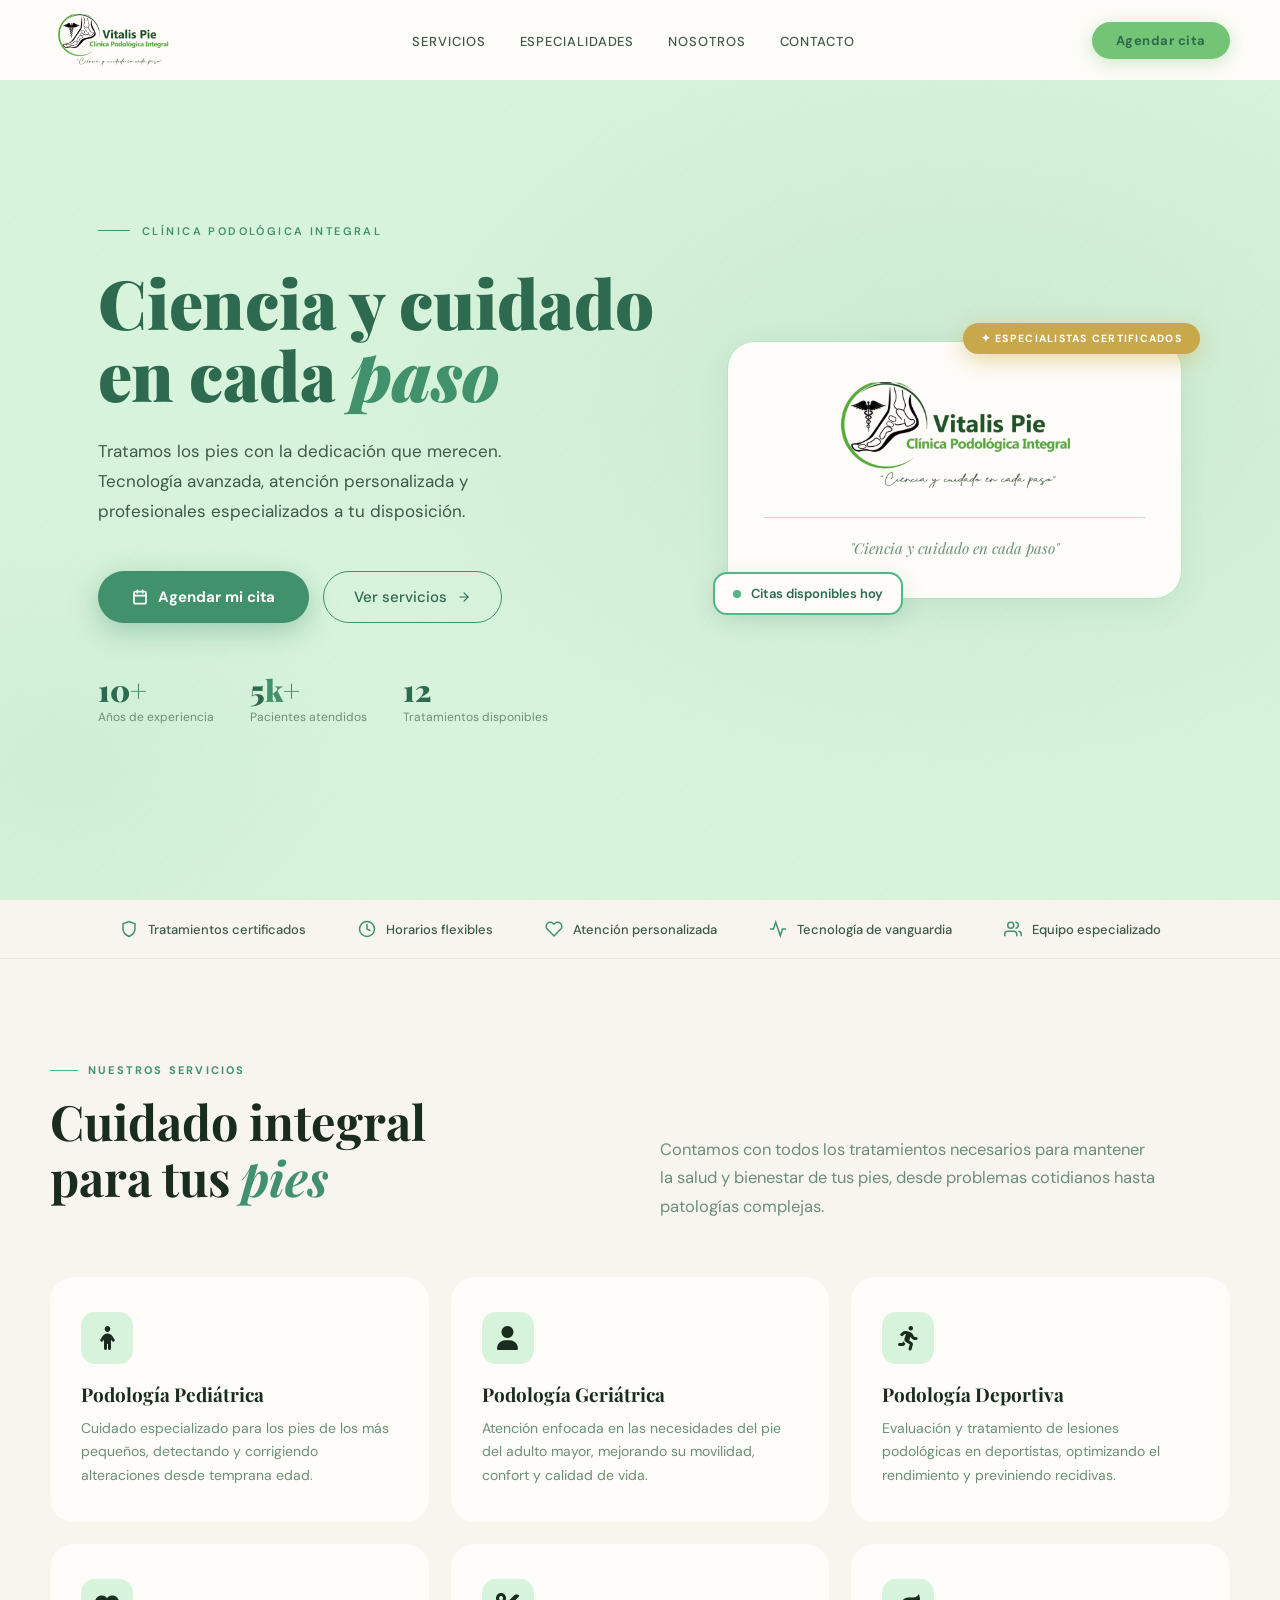
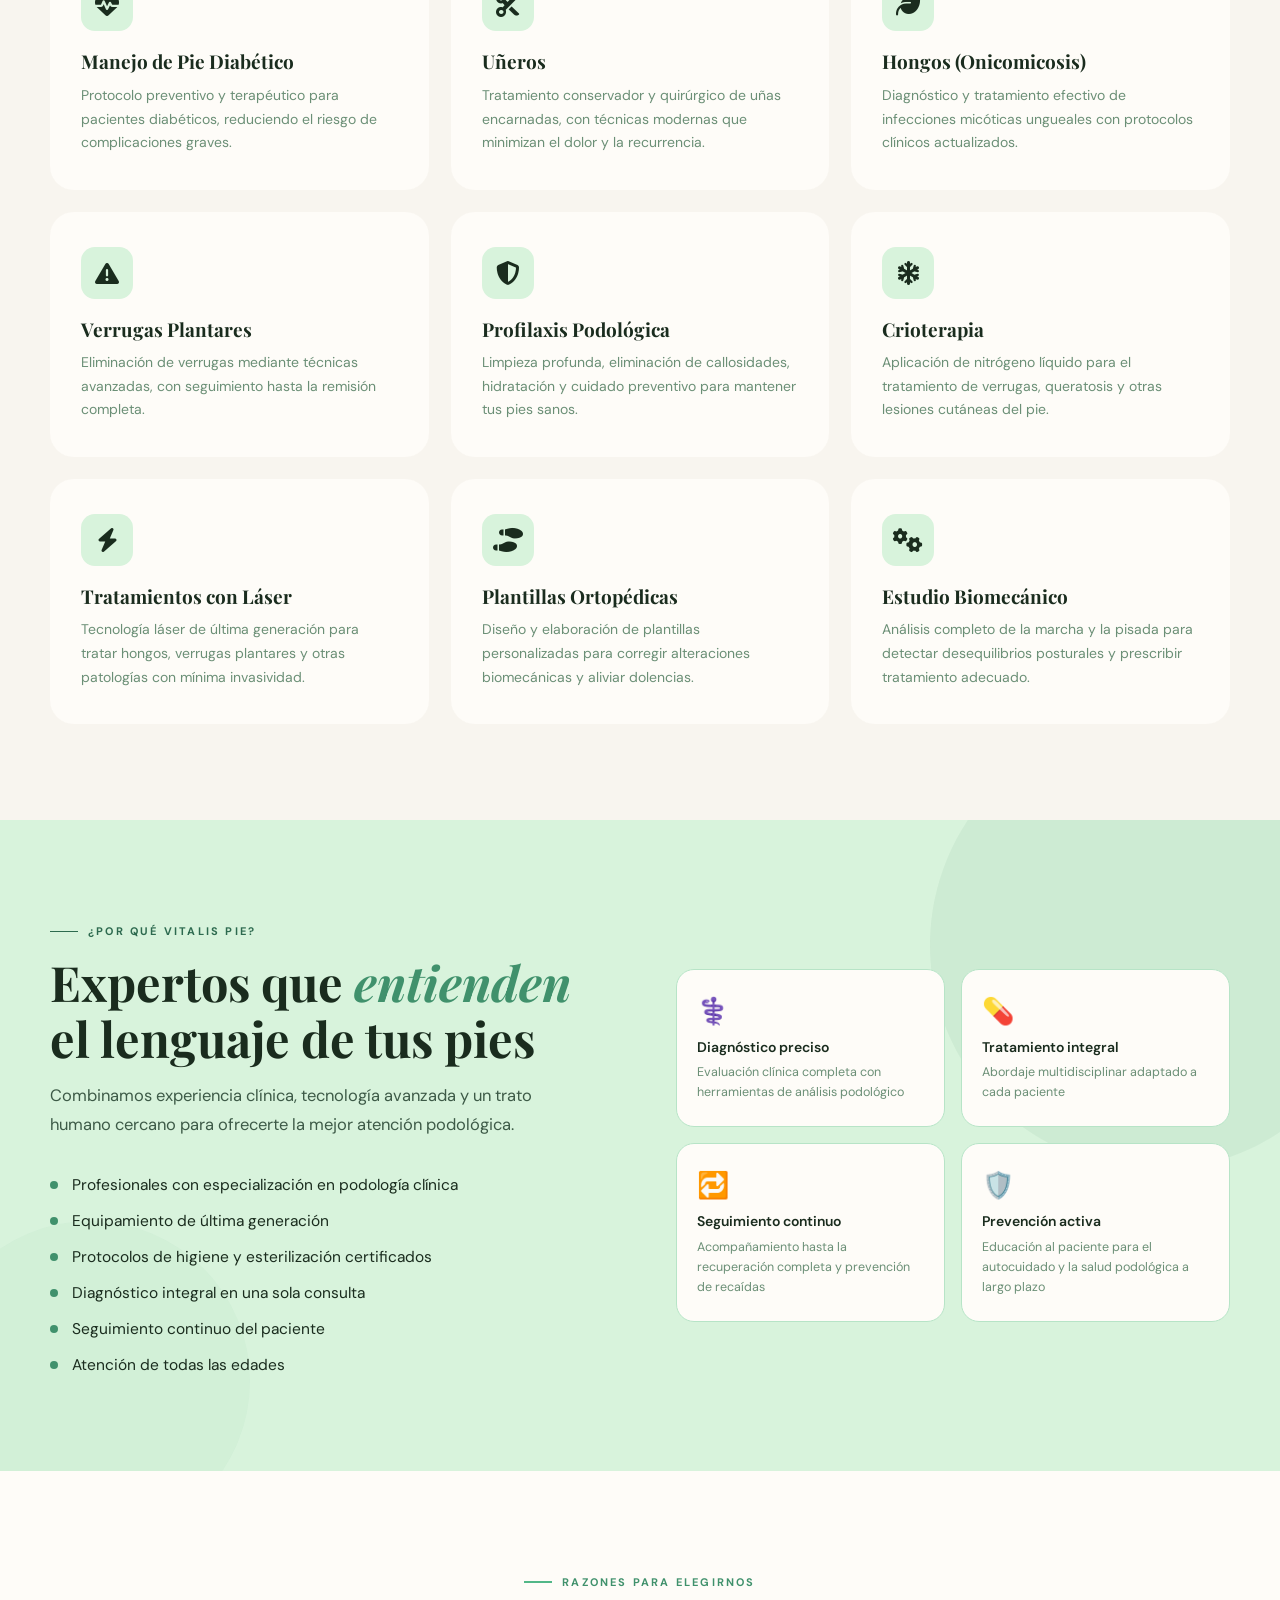
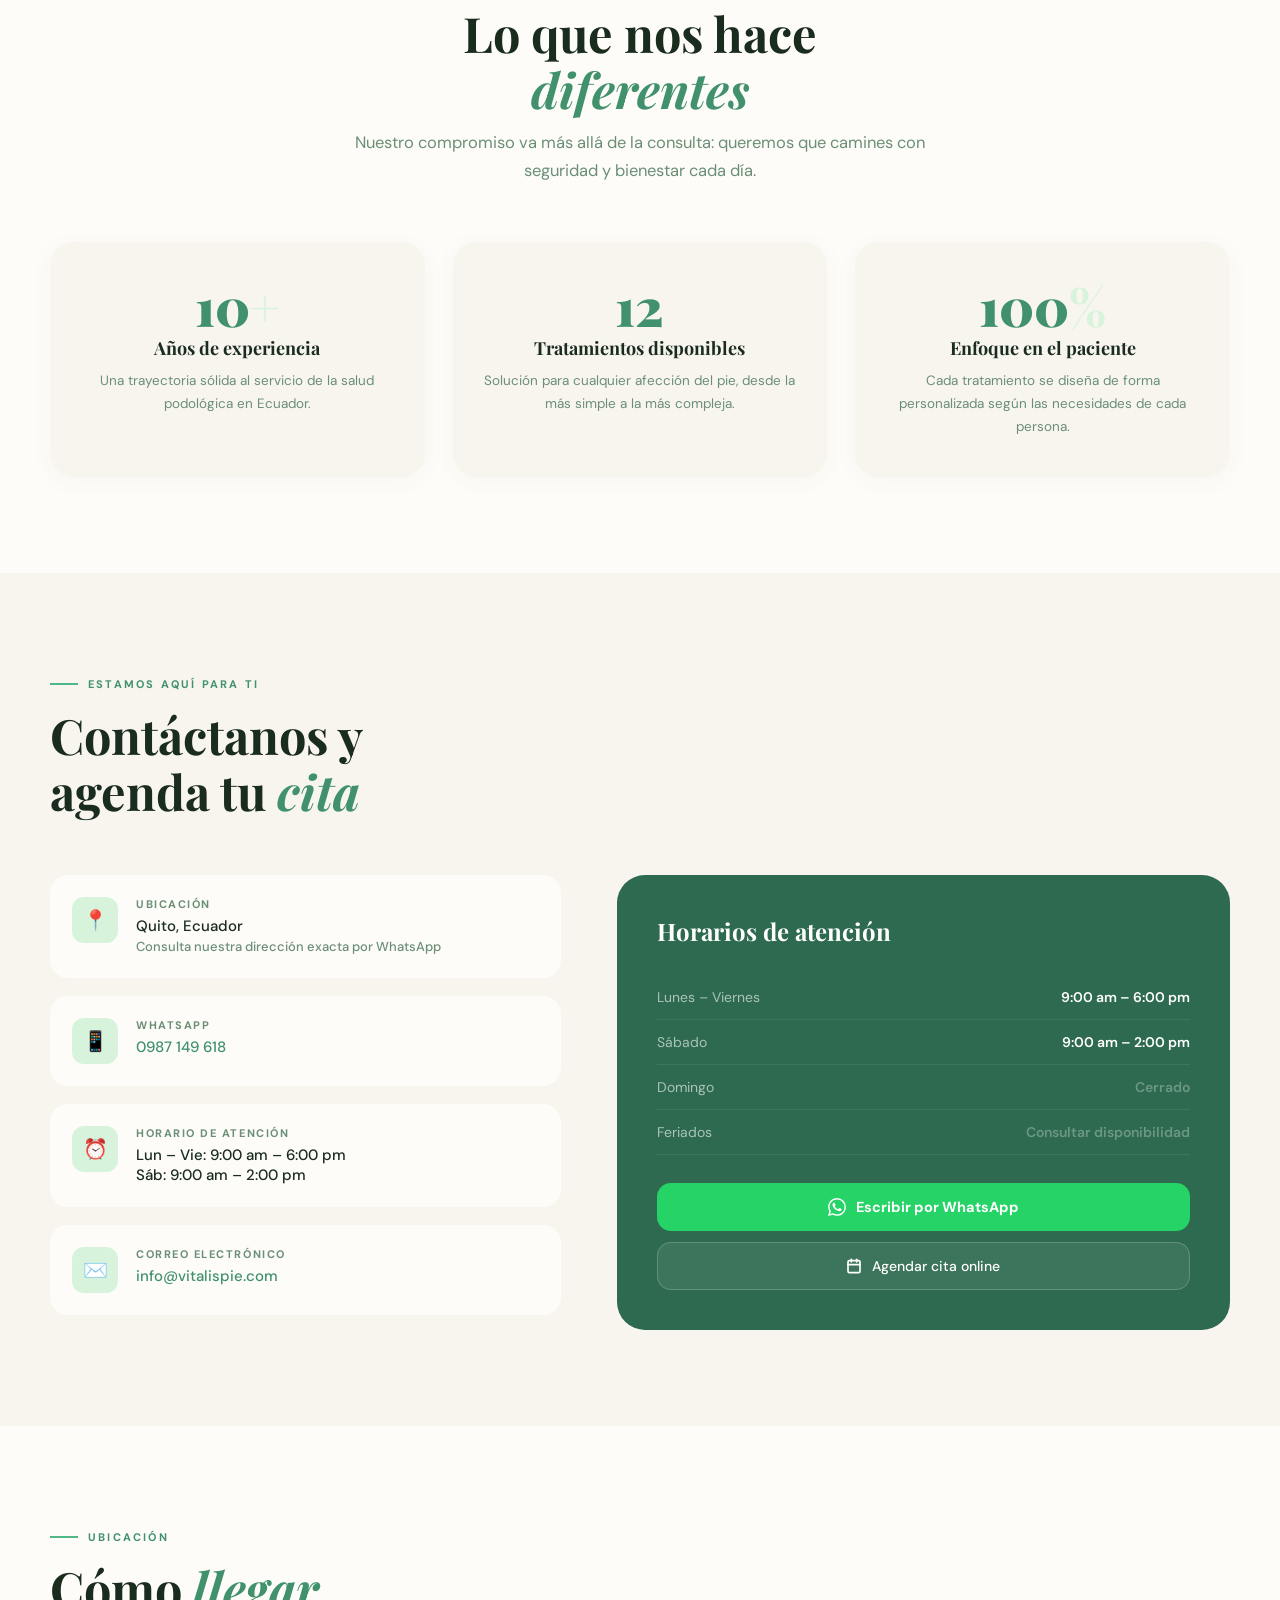
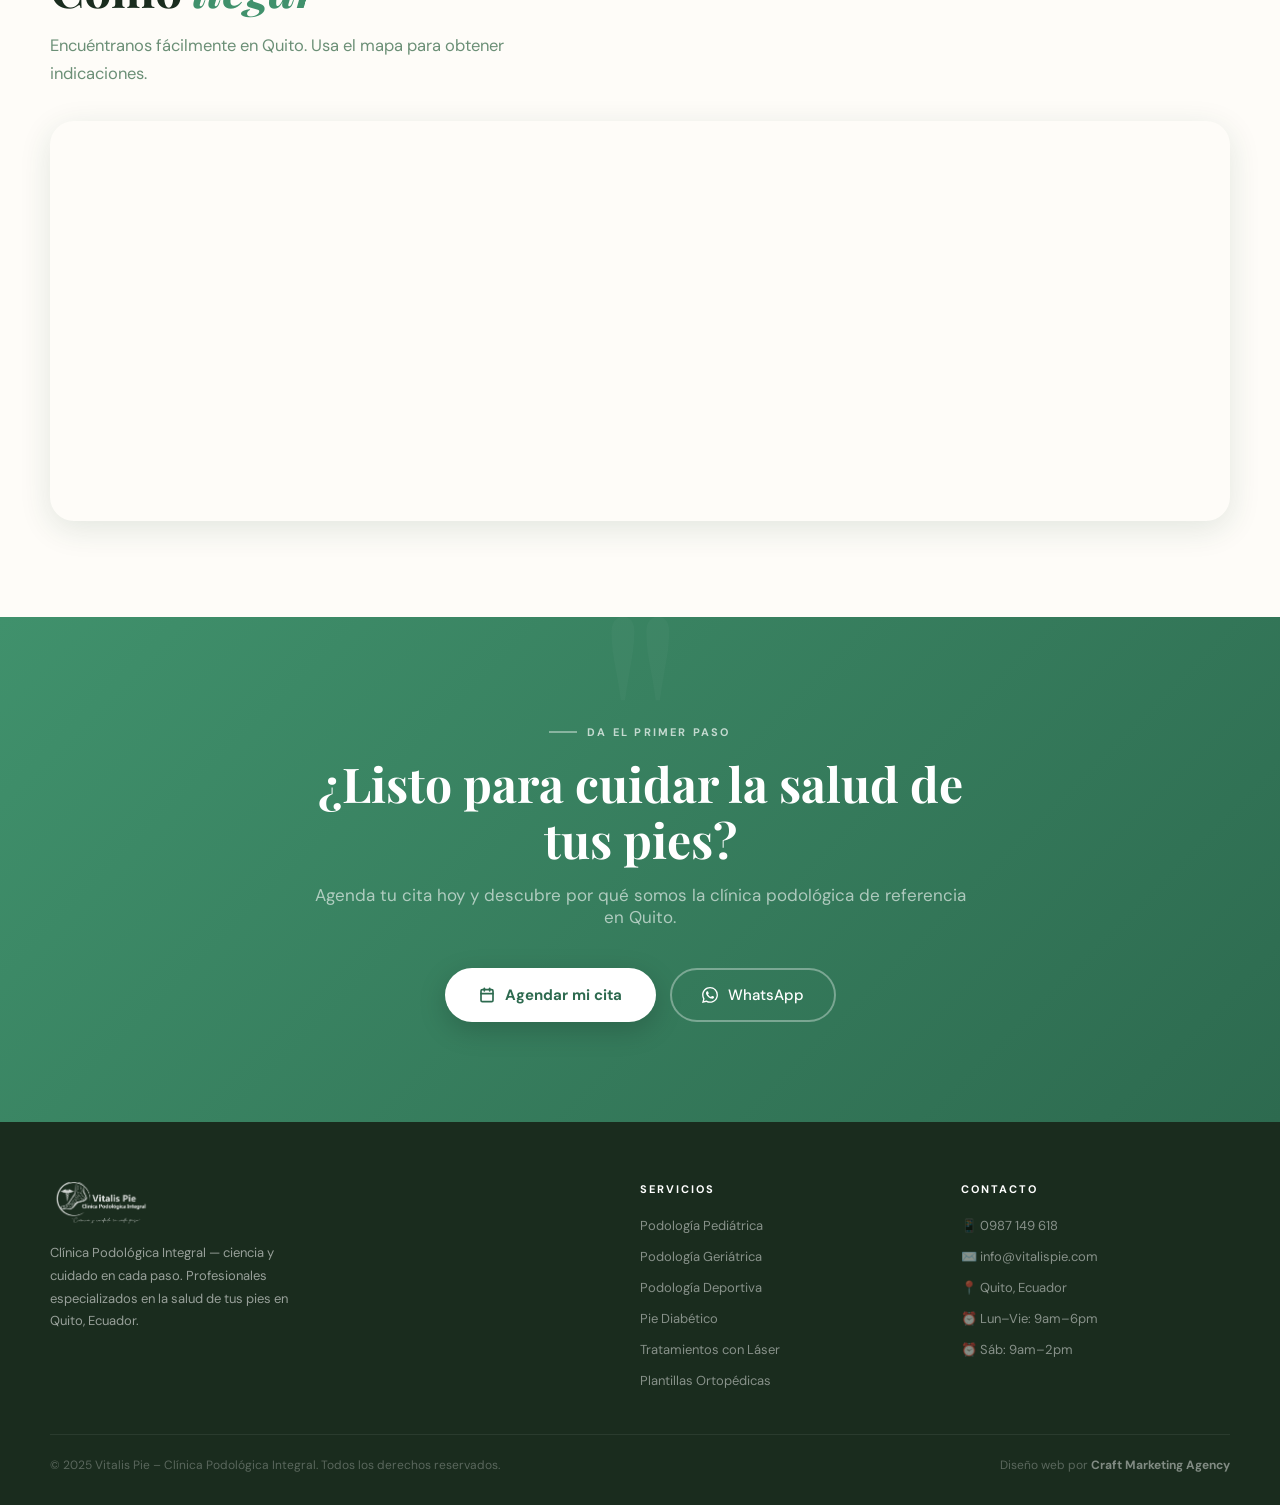
<file: index.html>
<!DOCTYPE html>
<html lang="es">
<head>
  <meta charset="UTF-8" />
  <meta name="viewport" content="width=device-width, initial-scale=1.0" />
  <title>Vitalis Pie – Clínica Podológica Integral</title>
  <link rel="preconnect" href="https://fonts.googleapis.com">
  <link rel="preconnect" href="https://fonts.gstatic.com" crossorigin>
  <link href="https://fonts.googleapis.com/css2?family=Playfair+Display:ital,wght@0,400;0,700;0,900;1,400&family=DM+Sans:opsz,wght@9..40,300;9..40,400;9..40,500;9..40,600;9..40,700&display=swap" rel="stylesheet">
  <link rel="stylesheet" href="assets/style.css">
  <link rel="stylesheet" href="https://cdnjs.cloudflare.com/ajax/libs/font-awesome/6.5.1/css/all.min.css" crossorigin="anonymous" referrerpolicy="no-referrer" />
</head>
<body>

<!-- ═══════ NAV ═══════ -->
<nav id="navbar">
  <div class="nav-inner">
    <a href="#" class="nav-logo">
      <img src="media/img/logo.webp" alt="Vitalis Pie" />
    </a>
    <ul class="nav-links">
      <li><a href="#servicios">Servicios</a></li>
      <li><a href="#especialidades">Especialidades</a></li>
      <li><a href="#nosotros">Nosotros</a></li>
      <li><a href="#contacto">Contacto</a></li>
    </ul>
    <a href="#" class="nav-cta" onclick="openModal(event)">
      Agendar cita
    </a>
  </div>
</nav>

<!-- ═══════ HERO ═══════ -->
<section class="hero">
  <div class="hero-glow"></div>
  <div class="hero-stripes"></div>
  <div class="hero-content">

    <!-- Left -->
    <div class="hero-left">
      <div class="hero-eyebrow">
        <span class="hero-eyebrow-line"></span>
        Clínica Podológica Integral
      </div>
      <h1>
        Ciencia y cuidado<br>
        en cada <em>paso</em>
      </h1>
      <p class="hero-desc">
        Tratamos los pies con la dedicación que merecen. Tecnología avanzada, 
        atención personalizada y profesionales especializados a tu disposición.
      </p>
      <div class="hero-actions">
        <a href="#" class="btn-hero-primary" onclick="openModal(event)">
          <svg width="16" height="16" viewBox="0 0 24 24" fill="none" stroke="currentColor" stroke-width="2.5" stroke-linecap="round"><rect x="3" y="4" width="18" height="18" rx="2"/><line x1="16" y1="2" x2="16" y2="6"/><line x1="8" y1="2" x2="8" y2="6"/><line x1="3" y1="10" x2="21" y2="10"/></svg>
          Agendar mi cita
        </a>
        <a href="#servicios" class="btn-hero-secondary">
          Ver servicios
          <svg width="14" height="14" viewBox="0 0 24 24" fill="none" stroke="currentColor" stroke-width="2" stroke-linecap="round"><line x1="5" y1="12" x2="19" y2="12"/><polyline points="12 5 19 12 12 19"/></svg>
        </a>
      </div>
      <div class="hero-stats">
        <div>
          <div class="hero-stat-num">10<span>+</span></div>
          <div class="hero-stat-label">Años de experiencia</div>
        </div>
        <div>
          <div class="hero-stat-num">5<span>k+</span></div>
          <div class="hero-stat-label">Pacientes atendidos</div>
        </div>
        <div>
          <div class="hero-stat-num">12<span></span></div>
          <div class="hero-stat-label">Tratamientos disponibles</div>
        </div>
      </div>
    </div>

    <!-- Right -->
    <div class="hero-visual">
      <div class="badge-gold">✦ Especialistas certificados</div>
      <div class="hero-card">
        <img class="hero-card-logo" src="media/img/logo.webp" alt="Vitalis Pie – Clínica Podológica Integral" />
        <p class="hero-card-slogan">"Ciencia y cuidado en cada paso"</p>
      </div>
      <div class="badge-online">
        <span class="dot-pulse"></span>
        Citas disponibles hoy
      </div>
    </div>

  </div>
</section>

<!-- ═══════ TRUST BAR ═══════ -->
<div class="trust-bar">
  <div class="trust-bar-inner">
    <div class="trust-item">
      <svg width="18" height="18" viewBox="0 0 24 24" fill="none" stroke="currentColor" stroke-width="2" stroke-linecap="round"><path d="M12 22s8-4 8-10V5l-8-3-8 3v7c0 6 8 10 8 10z"/></svg>
      <span>Tratamientos certificados</span>
    </div>
    <div class="trust-item">
      <svg width="18" height="18" viewBox="0 0 24 24" fill="none" stroke="currentColor" stroke-width="2" stroke-linecap="round"><circle cx="12" cy="12" r="10"/><polyline points="12 6 12 12 16 14"/></svg>
      <span>Horarios flexibles</span>
    </div>
    <div class="trust-item">
      <svg width="18" height="18" viewBox="0 0 24 24" fill="none" stroke="currentColor" stroke-width="2" stroke-linecap="round"><path d="M20.84 4.61a5.5 5.5 0 0 0-7.78 0L12 5.67l-1.06-1.06a5.5 5.5 0 0 0-7.78 7.78l1.06 1.06L12 21.23l7.78-7.78 1.06-1.06a5.5 5.5 0 0 0 0-7.78z"/></svg>
      <span>Atención personalizada</span>
    </div>
    <div class="trust-item">
      <svg width="18" height="18" viewBox="0 0 24 24" fill="none" stroke="currentColor" stroke-width="2" stroke-linecap="round"><polyline points="22 12 18 12 15 21 9 3 6 12 2 12"/></svg>
      <span>Tecnología de vanguardia</span>
    </div>
    <div class="trust-item">
      <svg width="18" height="18" viewBox="0 0 24 24" fill="none" stroke="currentColor" stroke-width="2" stroke-linecap="round"><path d="M17 21v-2a4 4 0 0 0-4-4H5a4 4 0 0 0-4 4v2"/><circle cx="9" cy="7" r="4"/><path d="M23 21v-2a4 4 0 0 0-3-3.87"/><path d="M16 3.13a4 4 0 0 1 0 7.75"/></svg>
      <span>Equipo especializado</span>
    </div>
  </div>
</div>

<!-- ═══════ SERVICIOS ═══════ -->
<section class="section" id="servicios">
  <div class="section-max">
    <div class="section-header">
      <div>
        <div class="section-tag">Nuestros servicios</div>
        <h2 class="section-title">Cuidado integral<br>para tus <em>pies</em></h2>
      </div>
      <p class="section-sub">
        Contamos con todos los tratamientos necesarios para mantener la salud y bienestar de tus pies, desde problemas cotidianos hasta patologías complejas.
      </p>
    </div>

    <div class="servicios-grid">

      <div class="svc-card">
        <div class="svc-icon"><i class="fas fa-child"></i></div>
        <h3>Podología Pediátrica</h3>
        <p>Cuidado especializado para los pies de los más pequeños, detectando y corrigiendo alteraciones desde temprana edad.</p>
      </div>

      <div class="svc-card">
        <div class="svc-icon"><i class="fas fa-user"></i></div>
        <h3>Podología Geriátrica</h3>
        <p>Atención enfocada en las necesidades del pie del adulto mayor, mejorando su movilidad, confort y calidad de vida.</p>
      </div>

      <div class="svc-card">
        <div class="svc-icon"><i class="fas fa-running"></i></div>
        <h3>Podología Deportiva</h3>
        <p>Evaluación y tratamiento de lesiones podológicas en deportistas, optimizando el rendimiento y previniendo recidivas.</p>
      </div>

      <div class="svc-card">
        <div class="svc-icon"><i class="fas fa-heartbeat"></i></div>
        <h3>Manejo de Pie Diabético</h3>
        <p>Protocolo preventivo y terapéutico para pacientes diabéticos, reduciendo el riesgo de complicaciones graves.</p>
      </div>

      <div class="svc-card">
        <div class="svc-icon"><i class="fas fa-cut"></i></div>
        <h3>Uñeros</h3>
        <p>Tratamiento conservador y quirúrgico de uñas encarnadas, con técnicas modernas que minimizan el dolor y la recurrencia.</p>
      </div>

      <div class="svc-card">
        <div class="svc-icon"><i class="fas fa-leaf"></i></div>
        <h3>Hongos (Onicomicosis)</h3>
        <p>Diagnóstico y tratamiento efectivo de infecciones micóticas ungueales con protocolos clínicos actualizados.</p>
      </div>

      <div class="svc-card">
        <div class="svc-icon"><i class="fas fa-exclamation-triangle"></i></div>
        <h3>Verrugas Plantares</h3>
        <p>Eliminación de verrugas mediante técnicas avanzadas, con seguimiento hasta la remisión completa.</p>
      </div>

      <div class="svc-card">
        <div class="svc-icon"><i class="fas fa-shield-alt"></i></div>
        <h3>Profilaxis Podológica</h3>
        <p>Limpieza profunda, eliminación de callosidades, hidratación y cuidado preventivo para mantener tus pies sanos.</p>
      </div>

      <div class="svc-card">
        <div class="svc-icon"><i class="fas fa-snowflake"></i></div>
        <h3>Crioterapia</h3>
        <p>Aplicación de nitrógeno líquido para el tratamiento de verrugas, queratosis y otras lesiones cutáneas del pie.</p>
      </div>

      <div class="svc-card">
        <div class="svc-icon"><i class="fas fa-bolt"></i></div>
        <h3>Tratamientos con Láser</h3>
        <p>Tecnología láser de última generación para tratar hongos, verrugas plantares y otras patologías con mínima invasividad.</p>
      </div>

      <div class="svc-card">
        <div class="svc-icon"><i class="fas fa-shoe-prints"></i></div>
        <h3>Plantillas Ortopédicas</h3>
        <p>Diseño y elaboración de plantillas personalizadas para corregir alteraciones biomecánicas y aliviar dolencias.</p>
      </div>

      <div class="svc-card">
        <div class="svc-icon"><i class="fas fa-cogs"></i></div>
        <h3>Estudio Biomecánico</h3>
        <p>Análisis completo de la marcha y la pisada para detectar desequilibrios posturales y prescribir tratamiento adecuado.</p>
      </div>

    </div>
  </div>
</section>

<!-- ═══════ ESPECIALIDADES ═══════ -->
<section id="especialidades">
  <div class="espec-inner">

    <div>
      <div class="section-tag">¿Por qué Vitalis Pie?</div>
      <h2 class="section-title">Expertos que <em>entienden</em><br>el lenguaje de tus pies</h2>
      <p class="section-sub">
        Combinamos experiencia clínica, tecnología avanzada y un trato humano cercano para ofrecerte la mejor atención podológica.
      </p>
      <ul class="espec-list">
        <li><span class="espec-dot"></span>Profesionales con especialización en podología clínica</li>
        <li><span class="espec-dot"></span>Equipamiento de última generación</li>
        <li><span class="espec-dot"></span>Protocolos de higiene y esterilización certificados</li>
        <li><span class="espec-dot"></span>Diagnóstico integral en una sola consulta</li>
        <li><span class="espec-dot"></span>Seguimiento continuo del paciente</li>
        <li><span class="espec-dot"></span>Atención de todas las edades</li>
      </ul>
    </div>

    <div class="espec-grid-cards">
      <div class="espec-mini-card">
        <div class="em">⚕️</div>
        <h4>Diagnóstico preciso</h4>
        <p>Evaluación clínica completa con herramientas de análisis podológico</p>
      </div>
      <div class="espec-mini-card">
        <div class="em">💊</div>
        <h4>Tratamiento integral</h4>
        <p>Abordaje multidisciplinar adaptado a cada paciente</p>
      </div>
      <div class="espec-mini-card">
        <div class="em">🔁</div>
        <h4>Seguimiento continuo</h4>
        <p>Acompañamiento hasta la recuperación completa y prevención de recaídas</p>
      </div>
      <div class="espec-mini-card">
        <div class="em">🛡️</div>
        <h4>Prevención activa</h4>
        <p>Educación al paciente para el autocuidado y la salud podológica a largo plazo</p>
      </div>
    </div>

  </div>
</section>

<!-- ═══════ NOSOTROS ═══════ -->
<section class="section" id="nosotros">
  <div class="section-max">
    <div style="text-align:center; max-width: 580px; margin: 0 auto 0;">
      <div class="section-tag" style="justify-content:center;">Razones para elegirnos</div>
      <h2 class="section-title" style="margin-bottom:12px;">Lo que nos hace <em>diferentes</em></h2>
      <p class="section-sub" style="max-width:100%; text-align:center;">Nuestro compromiso va más allá de la consulta: queremos que camines con seguridad y bienestar cada día.</p>
    </div>
    <div class="nosotros-grid">
      <div class="nosotros-card">
        <div class="nosotros-num"><span>10</span>+</div>
        <h4>Años de experiencia</h4>
        <p>Una trayectoria sólida al servicio de la salud podológica en Ecuador.</p>
      </div>
      <div class="nosotros-card">
        <div class="nosotros-num"><span>12</span></div>
        <h4>Tratamientos disponibles</h4>
        <p>Solución para cualquier afección del pie, desde la más simple a la más compleja.</p>
      </div>
      <div class="nosotros-card">
        <div class="nosotros-num"><span>100</span>%</div>
        <h4>Enfoque en el paciente</h4>
        <p>Cada tratamiento se diseña de forma personalizada según las necesidades de cada persona.</p>
      </div>
    </div>
  </div>
</section>

<!-- ═══════ CONTACTO ═══════ -->
<section class="section" id="contacto">
  <div class="section-max">
    <div class="section-tag">Estamos aquí para ti</div>
    <h2 class="section-title">Contáctanos y<br>agenda tu <em>cita</em></h2>

    <div class="contacto-layout">

      <div class="contacto-items">

        <div class="contacto-card">
          <div class="contacto-icon-box">📍</div>
          <div>
            <h4>Ubicación</h4>
            <p>Quito, Ecuador<br><span style="font-size:13px; color:var(--text-light);">Consulta nuestra dirección exacta por WhatsApp</span></p>
          </div>
        </div>

        <div class="contacto-card">
          <div class="contacto-icon-box">📱</div>
          <div>
            <h4>WhatsApp</h4>
            <p><a href="https://wa.me/593987149618" target="_blank">0987 149 618</a></p>
          </div>
        </div>

        <div class="contacto-card">
          <div class="contacto-icon-box">⏰</div>
          <div>
            <h4>Horario de atención</h4>
            <p>Lun – Vie: 9:00 am – 6:00 pm<br>Sáb: 9:00 am – 2:00 pm</p>
          </div>
        </div>

        <div class="contacto-card">
          <div class="contacto-icon-box">✉️</div>
          <div>
            <h4>Correo electrónico</h4>
            <p><a href="mailto:info@vitalispie.com">info@vitalispie.com</a></p>
          </div>
        </div>

      </div>

      <!-- Horario + acciones -->
      <div class="horario-box">
        <h3>Horarios de atención</h3>

        <div class="horario-row">
          <span class="h-dia">Lunes – Viernes</span>
          <span class="h-hora">9:00 am – 6:00 pm</span>
        </div>
        <div class="horario-row">
          <span class="h-dia">Sábado</span>
          <span class="h-hora">9:00 am – 2:00 pm</span>
        </div>
        <div class="horario-row">
          <span class="h-dia">Domingo</span>
          <span class="h-hora h-closed">Cerrado</span>
        </div>
        <div class="horario-row">
          <span class="h-dia">Feriados</span>
          <span class="h-hora h-closed">Consultar disponibilidad</span>
        </div>

        <div class="horario-btns">
          <a
            href="https://wa.me/593987149618?text=Hola%2C%20quiero%20agendar%20una%20cita%20en%20Vitalis%20Pie"
            target="_blank"
            class="btn-wa"
          >
            <svg width="18" height="18" viewBox="0 0 24 24" fill="currentColor"><path d="M17.472 14.382c-.297-.149-1.758-.867-2.03-.967-.273-.099-.471-.148-.67.15-.197.297-.767.966-.94 1.164-.173.199-.347.223-.644.075-.297-.15-1.255-.463-2.39-1.475-.883-.788-1.48-1.761-1.653-2.059-.173-.297-.018-.458.13-.606.134-.133.298-.347.446-.52.149-.174.198-.298.298-.497.099-.198.05-.371-.025-.52-.075-.149-.669-1.612-.916-2.207-.242-.579-.487-.5-.669-.51-.173-.008-.371-.01-.57-.01-.198 0-.52.074-.792.372-.272.297-1.04 1.016-1.04 2.479 0 1.462 1.065 2.875 1.213 3.074.149.198 2.096 3.2 5.077 4.487.709.306 1.262.489 1.694.625.712.227 1.36.195 1.871.118.571-.085 1.758-.719 2.006-1.413.248-.694.248-1.289.173-1.413-.074-.124-.272-.198-.57-.347m-5.421 7.403h-.004a9.87 9.87 0 01-5.031-1.378l-.361-.214-3.741.982.998-3.648-.235-.374a9.86 9.86 0 01-1.51-5.26c.001-5.45 4.436-9.884 9.888-9.884 2.64 0 5.122 1.03 6.988 2.898a9.825 9.825 0 012.893 6.994c-.003 5.45-4.437 9.884-9.885 9.884m8.413-18.297A11.815 11.815 0 0012.05 0C5.495 0 .16 5.335.157 11.892c0 2.096.547 4.142 1.588 5.945L.057 24l6.305-1.654a11.882 11.882 0 005.683 1.448h.005c6.554 0 11.89-5.335 11.893-11.893a11.821 11.821 0 00-3.48-8.413z"/></svg>
            Escribir por WhatsApp
          </a>
          <a href="#" class="btn-cita-ghost" onclick="openModal(event)">
            <svg width="16" height="16" viewBox="0 0 24 24" fill="none" stroke="currentColor" stroke-width="2.5" stroke-linecap="round"><rect x="3" y="4" width="18" height="18" rx="2"/><line x1="16" y1="2" x2="16" y2="6"/><line x1="8" y1="2" x2="8" y2="6"/><line x1="3" y1="10" x2="21" y2="10"/></svg>
            Agendar cita online
          </a>
        </div>
      </div>

    </div>
  </div>
</section>

<!-- ═══════ CÓMO LLEGAR ═══════ -->
<section class="section" id="comollegar">
  <div class="section-max">
    <div class="section-tag">Ubicación</div>
    <h2 class="section-title">Cómo <em>llegar</em></h2>
    <p class="section-sub" style="margin-bottom:32px;">Encuéntranos fácilmente en Quito. Usa el mapa para obtener indicaciones.</p>
    <div style="border-radius:24px; overflow:hidden; box-shadow:0 8px 32px rgba(26,77,46,0.12);">
      <iframe src="https://www.google.com/maps/embed?pb=!1m17!1m12!1m3!1d3989.7604284792847!2d-78.5476990250354!3d-0.30865289968831117!2m3!1f0!2f0!3f0!3m2!1i1024!2i768!4f13.1!3m2!1m1!2zMMKwMTgnMzEuMiJTIDc4wrAzMic0Mi41Ilc!5e0!3m2!1ses!2sec!4v1777609573508!5m2!1ses!2sec" width="100%" height="400" style="border:0; display:block;" allowfullscreen="" loading="lazy" referrerpolicy="no-referrer-when-downgrade"></iframe>
    </div>
  </div>
</section>

<!-- ═══════ CTA FINAL ═══════ -->
<section class="cta-section">
  <div class="cta-inner">
    <div class="section-tag">Da el primer paso</div>
    <h2>¿Listo para cuidar la salud de tus pies?</h2>
    <p>Agenda tu cita hoy y descubre por qué somos la clínica podológica de referencia en Quito.</p>
    <div class="cta-btns">
      <a href="#" class="btn-cta-white" onclick="openModal(event)">
        <svg width="16" height="16" viewBox="0 0 24 24" fill="none" stroke="currentColor" stroke-width="2.5" stroke-linecap="round"><rect x="3" y="4" width="18" height="18" rx="2"/><line x1="16" y1="2" x2="16" y2="6"/><line x1="8" y1="2" x2="8" y2="6"/><line x1="3" y1="10" x2="21" y2="10"/></svg>
        Agendar mi cita
      </a>
      <a
        href="https://wa.me/593987149618?text=Hola%2C%20quiero%20m%C3%A1s%20informaci%C3%B3n%20sobre%20Vitalis%20Pie"
        target="_blank"
        class="btn-cta-outline"
      >
        <svg width="16" height="16" viewBox="0 0 24 24" fill="currentColor"><path d="M17.472 14.382c-.297-.149-1.758-.867-2.03-.967-.273-.099-.471-.148-.67.15-.197.297-.767.966-.94 1.164-.173.199-.347.223-.644.075-.297-.15-1.255-.463-2.39-1.475-.883-.788-1.48-1.761-1.653-2.059-.173-.297-.018-.458.13-.606.134-.133.298-.347.446-.52.149-.174.198-.298.298-.497.099-.198.05-.371-.025-.52-.075-.149-.669-1.612-.916-2.207-.242-.579-.487-.5-.669-.51-.173-.008-.371-.01-.57-.01-.198 0-.52.074-.792.372-.272.297-1.04 1.016-1.04 2.479 0 1.462 1.065 2.875 1.213 3.074.149.198 2.096 3.2 5.077 4.487.709.306 1.262.489 1.694.625.712.227 1.36.195 1.871.118.571-.085 1.758-.719 2.006-1.413.248-.694.248-1.289.173-1.413-.074-.124-.272-.198-.57-.347m-5.421 7.403h-.004a9.87 9.87 0 01-5.031-1.378l-.361-.214-3.741.982.998-3.648-.235-.374a9.86 9.86 0 01-1.51-5.26c.001-5.45 4.436-9.884 9.888-9.884 2.64 0 5.122 1.03 6.988 2.898a9.825 9.825 0 012.893 6.994c-.003 5.45-4.437 9.884-9.885 9.884m8.413-18.297A11.815 11.815 0 0012.05 0C5.495 0 .16 5.335.157 11.892c0 2.096.547 4.142 1.588 5.945L.057 24l6.305-1.654a11.882 11.882 0 005.683 1.448h.005c6.554 0 11.89-5.335 11.893-11.893a11.821 11.821 0 00-3.48-8.413z"/></svg>
        WhatsApp
      </a>
    </div>
  </div>
</section>

<!-- ═══════ FOOTER ═══════ -->
<footer>
  <div class="footer-grid">
    <div class="footer-brand">
      <img src="media/img/logo.webp" alt="Vitalis Pie" />
      <p>Clínica Podológica Integral — ciencia y cuidado en cada paso. Profesionales especializados en la salud de tus pies en Quito, Ecuador.</p>
    </div>
    <div class="footer-col">
      <h5>Servicios</h5>
      <ul class="footer-links">
        <li><a href="#servicios">Podología Pediátrica</a></li>
        <li><a href="#servicios">Podología Geriátrica</a></li>
        <li><a href="#servicios">Podología Deportiva</a></li>
        <li><a href="#servicios">Pie Diabético</a></li>
        <li><a href="#servicios">Tratamientos con Láser</a></li>
        <li><a href="#servicios">Plantillas Ortopédicas</a></li>
      </ul>
    </div>
    <div class="footer-col">
      <h5>Contacto</h5>
      <ul class="footer-links">
        <li><a href="https://wa.me/593987149618" target="_blank">📱 0987 149 618</a></li>
        <li><a href="mailto:info@vitalispie.com">✉️ info@vitalispie.com</a></li>
        <li><a href="#contacto">📍 Quito, Ecuador</a></li>
        <li><a href="#contacto">⏰ Lun–Vie: 9am–6pm</a></li>
        <li><a href="#contacto">⏰ Sáb: 9am–2pm</a></li>
      </ul>
    </div>
  </div>
  <div class="footer-bottom">
    <span>© 2025 Vitalis Pie – Clínica Podológica Integral. Todos los derechos reservados.</span>
    <span>Diseño web por <a href="https://craftmarketing.agency/" target="_blank" style="color:rgba(255,255,255,0.45); text-decoration:none;"><strong>Craft Marketing Agency</strong></a></span>
  </div>
</footer>

<!-- ═══════ MODAL AGENDAR CITA (Calendly) ═══════ -->
<div class="modal-overlay" id="citaModal">
  <div class="modal-box">
    <button class="modal-close" onclick="closeModal()">✕</button>
    <h3 class="modal-title">Agenda tu cita ahora</h3>
    <p class="modal-sub">Selecciona el día y horario que mejor se adapte a ti. Te esperamos.</p>
    <div class="calendly-container">
      <!-- Reemplaza la URL de abajo con tu enlace de Calendly -->
      <iframe src="https://calendly.com/tu-enlace-aqui" width="100%" height="500" frameborder="0"></iframe>
    </div>
  </div>
</div>

<script src="assets/app.js"></script>
</body>
</html>
</file>
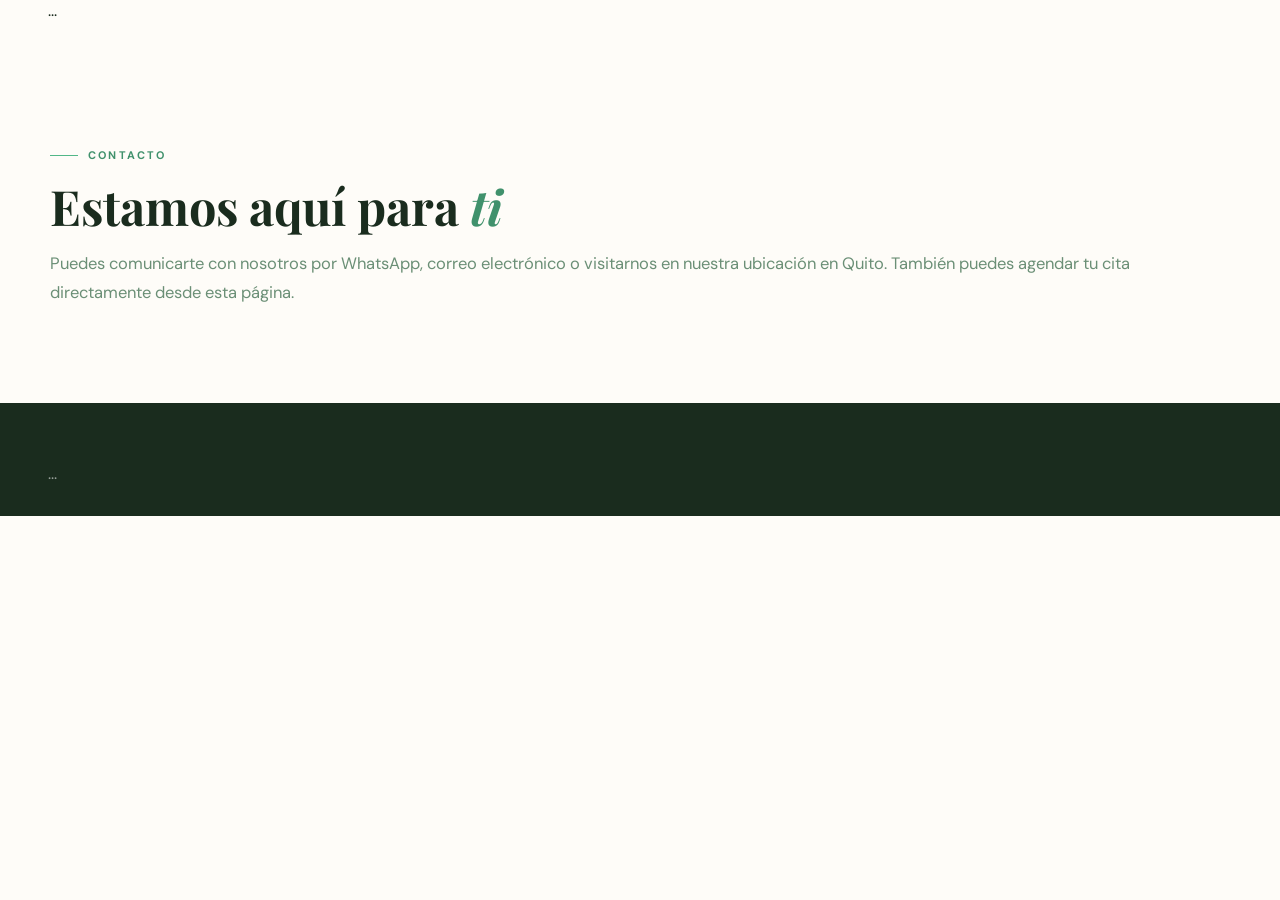
<file: pages/contacto/index.html>
<!DOCTYPE html>
<html lang="es">
<head>
  <meta charset="UTF-8" />
  <meta name="viewport" content="width=device-width, initial-scale=1.0" />
  <title>Contacto – Vitalis Pie</title>
  <link rel="preconnect" href="https://fonts.googleapis.com">
  <link rel="preconnect" href="https://fonts.gstatic.com" crossorigin>
  <link href="https://fonts.googleapis.com/css2?family=Playfair+Display:ital,wght@0,400;0,700;0,900;1,400&family=DM+Sans:opsz,wght@9..40,300;9..40,400;9..40,500;9..40,600;9..40,700&display=swap" rel="stylesheet">
  <link rel="stylesheet" href="../../assets/style.css">
</head>
<body>

<nav id="navbar" class="transparent">...</nav>

<section class="section" style="padding-top:140px;">
  <div class="section-max">
    <div class="section-tag">Contacto</div>
    <h2 class="section-title">Estamos aquí para <em>ti</em></h2>
    <p class="section-sub" style="max-width:100%;">Puedes comunicarte con nosotros por WhatsApp, correo electrónico o visitarnos en nuestra ubicación en Quito. También puedes agendar tu cita directamente desde esta página.</p>
    <!-- Aquí se puede replicar la sección de contacto del index -->
  </div>
</section>

<footer>...</footer>

<script src="../../assets/app.js"></script>
</body>
</html>
</file>
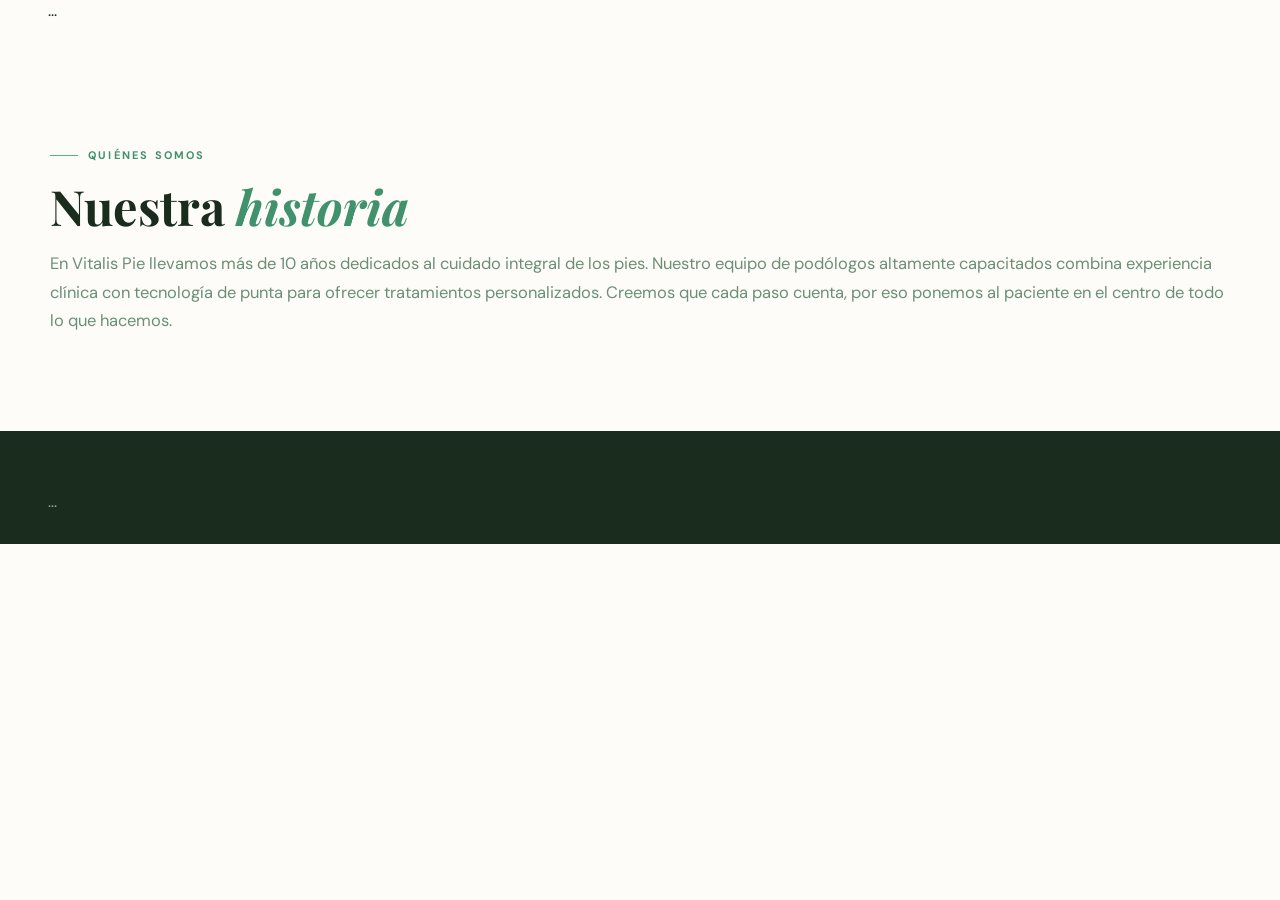
<file: pages/quienes-somos/index.html>
<!DOCTYPE html>
<html lang="es">
<head>
  <meta charset="UTF-8" />
  <meta name="viewport" content="width=device-width, initial-scale=1.0" />
  <title>Quiénes Somos – Vitalis Pie</title>
  <link rel="preconnect" href="https://fonts.googleapis.com">
  <link rel="preconnect" href="https://fonts.gstatic.com" crossorigin>
  <link href="https://fonts.googleapis.com/css2?family=Playfair+Display:ital,wght@0,400;0,700;0,900;1,400&family=DM+Sans:opsz,wght@9..40,300;9..40,400;9..40,500;9..40,600;9..40,700&display=swap" rel="stylesheet">
  <link rel="stylesheet" href="../../assets/style.css">
</head>
<body>

<nav id="navbar" class="transparent">...</nav>

<section class="section" style="padding-top:140px;">
  <div class="section-max">
    <div class="section-tag">Quiénes somos</div>
    <h2 class="section-title">Nuestra <em>historia</em></h2>
    <p class="section-sub" style="max-width:100%;">En Vitalis Pie llevamos más de 10 años dedicados al cuidado integral de los pies. Nuestro equipo de podólogos altamente capacitados combina experiencia clínica con tecnología de punta para ofrecer tratamientos personalizados. Creemos que cada paso cuenta, por eso ponemos al paciente en el centro de todo lo que hacemos.</p>
  </div>
</section>

<footer>...</footer>

<script src="../../assets/app.js"></script>
</body>
</html>
</file>
<file: assets/style.css>
:root {
  --green-deep:   #2d6a4f;
  --green-mid:    #40916c;
  --green-bright: #52b788;
  --green-lime:   #74c476;
  --green-light:  #b7e4c7;
  --green-pale:   #d8f3dc;
  --cream:        #f8f5ef;
  --warm-white:   #fefcf8;
  --text-dark:    #1a2c1e;
  --text-mid:     #3d5a47;
  --text-light:   #6b8f76;
  --gold:         #c9a84c;
  --radius-card:  24px;
}

*, *::before, *::after { box-sizing: border-box; margin: 0; padding: 0; }
html { scroll-behavior: smooth; }
body {
  font-family: 'DM Sans', sans-serif;
  background: var(--warm-white);
  color: var(--text-dark);
  overflow-x: hidden;
  -webkit-font-smoothing: antialiased;
}
::-webkit-scrollbar { width: 5px; }
::-webkit-scrollbar-track { background: var(--cream); }
::-webkit-scrollbar-thumb { background: var(--green-bright); border-radius: 10px; }

/* ─── NAV ─── */
nav {
  position: fixed; top: 0; left: 0; right: 0; z-index: 1000;
  background: var(--warm-white);
  transition: box-shadow 0.4s;
  padding: 0 48px;
}
nav.scrolled {
  box-shadow: 0 2px 28px rgba(26,77,46,0.07);
}
.nav-inner {
  max-width: 1180px; margin: 0 auto;
  display: flex; align-items: center; justify-content: space-between;
  height: 80px;
}
.nav-logo { display: flex; align-items: center; text-decoration: none; }
.nav-logo img { height: 52px; width: auto; }
.nav-links { display: flex; gap: 34px; list-style: none; }
.nav-links a {
  font-size: 13px; font-weight: 500; letter-spacing: 0.07em;
  text-transform: uppercase; color: var(--text-mid); text-decoration: none;
  transition: color 0.2s; position: relative;
}
.nav-links a::after {
  content: ''; position: absolute; bottom: -4px; left: 0;
  width: 0; height: 1.5px; background: var(--green-bright);
  transition: width 0.3s;
}
.nav-links a:hover { color: var(--green-bright) !important; }
.nav-links a:hover::after { width: 100%; }
.nav-cta {
  display: inline-flex; align-items: center; gap: 8px;
  background: var(--green-lime); color: var(--green-deep);
  font-weight: 700; font-size: 13px; letter-spacing: 0.04em;
  padding: 10px 24px; border-radius: 50px; text-decoration: none;
  transition: all 0.25s; box-shadow: 0 4px 18px rgba(116,196,118,0.35);
}
.nav-cta:hover { background: white; transform: translateY(-1px); }

/* ─── HERO ─── */
.hero {
  min-height: 100vh;
  background: var(--green-pale);
  position: relative; overflow: hidden;
  display: flex; align-items: center;
}
.hero-glow {
  position: absolute; inset: 0; pointer-events: none;
  background:
    radial-gradient(ellipse 70% 65% at 75% 45%, rgba(45,106,79,0.08) 0%, transparent 70%),
    radial-gradient(ellipse 45% 50% at 5% 85%, rgba(64,145,108,0.06) 0%, transparent 60%);
}
.hero-stripes {
  position: absolute; inset: 0; opacity: 0.015;
  background-image: repeating-linear-gradient(
    -50deg,
    rgba(45,106,79,1) 0px, rgba(45,106,79,1) 1px,
    transparent 1px, transparent 44px
  );
}
.hero-content {
  position: relative; z-index: 2;
  max-width: 1180px; margin: 0 auto;
  padding: 120px 48px 80px;
  width: 100%;
  display: grid; grid-template-columns: 1.1fr 0.9fr;
  gap: 72px; align-items: center;
}

/* Left */
.hero-eyebrow {
  display: inline-flex; align-items: center; gap: 12px;
  color: var(--green-mid); font-size: 11px; font-weight: 600;
  letter-spacing: 0.22em; text-transform: uppercase; margin-bottom: 28px;
}
.hero-eyebrow-line { width: 32px; height: 1px; background: var(--green-mid); }
.hero h1 {
  font-family: 'Playfair Display', serif;
  font-size: clamp(44px, 5.5vw, 68px);
  font-weight: 900; line-height: 1.06;
  color: var(--green-deep); margin-bottom: 26px;
}
.hero h1 em { font-style: italic; color: var(--green-mid); }
.hero-desc {
  font-size: 17px; line-height: 1.78; color: var(--text-mid);
  margin-bottom: 44px; max-width: 460px;
}
.hero-actions { display: flex; gap: 14px; flex-wrap: wrap; }
.btn-hero-primary {
  display: inline-flex; align-items: center; gap: 10px;
  background: var(--green-mid); color: white;
  font-weight: 700; font-size: 15px; padding: 15px 34px;
  border-radius: 50px; text-decoration: none; transition: all 0.25s;
  box-shadow: 0 8px 28px rgba(64,145,108,0.38);
}
.btn-hero-primary:hover { background: var(--green-deep); transform: translateY(-2px); }
.btn-hero-secondary {
  display: inline-flex; align-items: center; gap: 10px;
  background: transparent; color: var(--green-deep);
  font-weight: 500; font-size: 15px; padding: 15px 30px;
  border-radius: 50px; text-decoration: none; transition: all 0.25s;
  border: 1.5px solid var(--green-mid);
}
.btn-hero-secondary:hover { border-color: var(--green-deep); color: var(--green-deep); }

/* Right – floating card */
.hero-visual { position: relative; }
.hero-card {
  background: var(--warm-white);
  border: 1px solid var(--green-light);
  border-radius: 28px; padding: 40px 36px;
  box-shadow: 0 8px 32px rgba(45,106,79,0.08);
  animation: floatY 7s ease-in-out infinite;
}
@keyframes floatY {
  0%, 100% { transform: translateY(0px); }
  50%       { transform: translateY(-14px); }
}
.hero-card-logo {
  display: block; width: 100%; max-width: 260px;
  margin: 0 auto 28px;
}
.hero-card-slogan {
  text-align: center;
  font-family: 'Playfair Display', serif; font-style: italic;
  font-size: 15px; color: var(--text-light);
  border-top: 1px solid var(--green-light);
  padding-top: 20px;
}
.badge-gold {
  position: absolute; top: -18px; right: -18px;
  background: var(--gold); color: white;
  font-size: 10.5px; font-weight: 700; letter-spacing: 0.12em;
  text-transform: uppercase; padding: 9px 18px; border-radius: 50px;
  box-shadow: 0 6px 22px rgba(201,168,76,0.45);
  animation: floatY 7s ease-in-out infinite 1.2s;
}
.badge-online {
  position: absolute; bottom: -16px; left: -14px;
  background: var(--warm-white); border: 2px solid var(--green-bright);
  color: var(--green-deep); font-size: 13px; font-weight: 600;
  padding: 11px 18px; border-radius: 14px;
  box-shadow: 0 6px 22px rgba(45,106,79,0.15);
  display: flex; align-items: center; gap: 10px;
}
.dot-pulse { width: 8px; height: 8px; border-radius: 50%; background: var(--green-bright); animation: pulse 2s infinite; }
@keyframes pulse { 0%,100%{opacity:1;transform:scale(1)} 50%{opacity:.5;transform:scale(.8)} }

/* Hero stats strip */
.hero-stats {
  display: flex; gap: 36px; margin-top: 52px; flex-wrap: wrap;
}
.hero-stat-num {
  font-family: 'Playfair Display', serif;
  font-size: 30px; font-weight: 900; color: var(--green-deep); line-height: 1;
}
.hero-stat-num span { color: var(--green-mid); }
.hero-stat-label { font-size: 12px; color: var(--text-light); margin-top: 4px; }

/* ─── TRUST BAR ─── */
.trust-bar {
  background: var(--cream);
  border-bottom: 1px solid rgba(26,77,46,0.07);
  padding: 20px 48px;
}
.trust-bar-inner {
  max-width: 1180px; margin: 0 auto;
  display: flex; gap: 52px; justify-content: center;
  align-items: center; flex-wrap: wrap;
}
.trust-item { display: flex; align-items: center; gap: 10px; }
.trust-item svg { color: var(--green-mid); flex-shrink: 0; }
.trust-item span { font-size: 13px; font-weight: 500; color: var(--text-mid); }

/* ─── SECTION DEFAULTS ─── */
.section { padding: 96px 48px; }
.section-max { max-width: 1180px; margin: 0 auto; }
.section-tag {
  display: inline-flex; align-items: center; gap: 10px;
  font-size: 11px; font-weight: 700; letter-spacing: 0.2em;
  text-transform: uppercase; color: var(--green-mid);
  margin-bottom: 16px;
}
.section-tag::before { content: ''; display: block; width: 28px; height: 1.5px; background: var(--green-bright); }
.section-title {
  font-family: 'Playfair Display', serif;
  font-size: clamp(32px, 3.8vw, 50px);
  font-weight: 700; line-height: 1.15;
  color: var(--text-dark); margin-bottom: 16px;
}
.section-title em { font-style: italic; color: var(--green-mid); }
.section-sub { font-size: 16.5px; color: var(--text-light); line-height: 1.72; max-width: 500px; }

/* ─── SERVICIOS ─── */
#servicios { background: var(--cream); }
.section-header {
  display: grid; grid-template-columns: 1fr 1fr; gap: 40px;
  align-items: end; margin-bottom: 56px;
}
.servicios-grid {
  display: grid; grid-template-columns: repeat(auto-fill, minmax(300px, 1fr));
  gap: 22px;
}
.svc-card {
  background: var(--warm-white); border-radius: var(--radius-card);
  padding: 34px 30px;
  border: 1.5px solid transparent;
  transition: all 0.32s ease; position: relative; overflow: hidden;
}
.svc-card::after {
  content: '';
  position: absolute; top: 0; left: 0; right: 0;
  height: 3px;
  background: linear-gradient(90deg, var(--green-bright), var(--green-lime));
  transform: scaleX(0); transform-origin: left; transition: transform 0.32s;
}
.svc-card:hover::after { transform: scaleX(1); }
.svc-card:hover {
  border-color: var(--green-light);
  transform: translateY(-5px);
  box-shadow: 0 18px 48px rgba(26,77,46,0.09);
}
.svc-icon {
  width: 52px; height: 52px; border-radius: 14px;
  background: var(--green-pale);
  display: flex; align-items: center; justify-content: center;
  font-size: 24px; margin-bottom: 18px;
}
.svc-card h3 {
  font-family: 'Playfair Display', serif;
  font-size: 19px; font-weight: 700;
  color: var(--text-dark); margin-bottom: 10px; line-height: 1.3;
}
.svc-card p { font-size: 14px; color: var(--text-light); line-height: 1.68; }

/* ─── ESPECIALIDADES BAND ─── */
#especialidades {
  background: var(--green-pale);
  padding: 96px 48px;
  position: relative; overflow: hidden;
}
#especialidades::before {
  content: '';
  position: absolute; top: -100px; right: -100px;
  width: 450px; height: 450px; border-radius: 50%;
  background: rgba(45,106,79,0.06);
}
#especialidades::after {
  content: '';
  position: absolute; bottom: -70px; left: -70px;
  width: 320px; height: 320px; border-radius: 50%;
  background: rgba(64,145,108,0.04);
}
.espec-inner {
  max-width: 1180px; margin: 0 auto;
  position: relative; z-index: 2;
  display: grid; grid-template-columns: 1fr 1fr; gap: 72px; align-items: center;
}
#especialidades .section-tag { color: var(--green-deep); }
#especialidades .section-tag::before { background: var(--green-deep); }
#especialidades .section-title { color: var(--text-dark); }
#especialidades .section-title em { color: var(--green-mid); }
#especialidades .section-sub { color: var(--text-mid); }
.espec-list { list-style: none; display: flex; flex-direction: column; gap: 16px; margin-top: 36px; }
.espec-list li {
  display: flex; align-items: center; gap: 14px;
  color: var(--text-dark); font-size: 15.5px;
}
.espec-dot {
  width: 8px; height: 8px; border-radius: 50%;
  background: var(--green-mid); flex-shrink: 0;
}
.espec-grid-cards {
  display: grid; grid-template-columns: 1fr 1fr; gap: 16px;
}
.espec-mini-card {
  background: var(--warm-white);
  border: 1px solid var(--green-light);
  border-radius: 18px; padding: 24px 20px;
  transition: background 0.25s;
}
.espec-mini-card:hover { background: var(--cream); }
.espec-mini-card .em { font-size: 26px; margin-bottom: 10px; }
.espec-mini-card h4 {
  font-size: 14px; font-weight: 600; color: var(--text-dark);
  margin-bottom: 6px; line-height: 1.3;
}
.espec-mini-card p { font-size: 12.5px; color: var(--text-light); line-height: 1.6; }

/* ─── POR QUÉ NOSOTROS ─── */
#nosotros { background: var(--warm-white); }
.nosotros-grid {
  display: grid; grid-template-columns: repeat(3,1fr);
  gap: 28px; margin-top: 56px;
}
.nosotros-card {
  background: var(--cream); border-radius: var(--radius-card);
  padding: 38px 28px; text-align: center;
  box-shadow: 0 4px 24px rgba(26,77,46,0.04);
  transition: transform 0.28s, box-shadow 0.28s;
}
.nosotros-card:hover { transform: translateY(-4px); box-shadow: 0 14px 40px rgba(26,77,46,0.09); }
.nosotros-num {
  font-family: 'Playfair Display', serif;
  font-size: 52px; font-weight: 900; line-height: 1;
  color: var(--green-pale); margin-bottom: 4px;
}
.nosotros-num span { color: var(--green-mid); }
.nosotros-card h4 {
  font-family: 'Playfair Display', serif;
  font-size: 18px; color: var(--text-dark); margin-bottom: 10px;
}
.nosotros-card p { font-size: 13.5px; color: var(--text-light); line-height: 1.7; }

/* ─── CONTACTO ─── */
#contacto { background: var(--cream); }
.contacto-layout {
  display: grid; grid-template-columns: 1fr 1.2fr;
  gap: 56px; align-items: start; margin-top: 56px;
}
.contacto-items { display: flex; flex-direction: column; gap: 18px; }
.contacto-card {
  display: flex; gap: 18px; align-items: flex-start;
  background: var(--warm-white); border-radius: 18px; padding: 22px;
}
.contacto-icon-box {
  width: 46px; height: 46px; border-radius: 12px;
  background: var(--green-pale);
  display: flex; align-items: center; justify-content: center;
  flex-shrink: 0; font-size: 20px;
}
.contacto-card h4 {
  font-size: 11px; font-weight: 700; letter-spacing: 0.14em;
  text-transform: uppercase; color: var(--text-light); margin-bottom: 5px;
}
.contacto-card p { font-size: 15px; font-weight: 500; color: var(--text-dark); }
.contacto-card a { color: var(--green-mid); text-decoration: none; }
.contacto-card a:hover { color: var(--green-bright); text-decoration: underline; }

/* Horarios card */
.horario-box {
  background: var(--green-deep); border-radius: 28px;
  padding: 40px; position: sticky; top: 96px;
}
.horario-box h3 {
  font-family: 'Playfair Display', serif;
  font-size: 24px; font-weight: 700; color: white; margin-bottom: 28px;
}
.horario-row {
  display: flex; justify-content: space-between; align-items: center;
  padding: 13px 0; border-bottom: 1px solid rgba(255,255,255,0.08);
  font-size: 14px;
}
.horario-row:last-of-type { border-bottom: none; }
.h-dia { color: rgba(255,255,255,0.6); }
.h-hora { color: white; font-weight: 600; }
.h-closed { color: rgba(255,255,255,0.3); }
.horario-btns { display: flex; flex-direction: column; gap: 11px; margin-top: 28px; }
.btn-wa {
  display: flex; align-items: center; justify-content: center; gap: 10px;
  background: #25D366; color: white;
  font-weight: 700; font-size: 14.5px; padding: 15px;
  border-radius: 14px; text-decoration: none; transition: all 0.25s;
}
.btn-wa:hover { background: #1ca351; transform: translateY(-2px); }
.btn-cita-ghost {
  display: flex; align-items: center; justify-content: center; gap: 10px;
  background: rgba(255,255,255,0.08); color: white;
  font-weight: 500; font-size: 14px; padding: 14px;
  border-radius: 14px; text-decoration: none; transition: all 0.25s;
  border: 1.5px solid rgba(255,255,255,0.18);
}
.btn-cita-ghost:hover { background: rgba(255,255,255,0.14); }

/* ─── CTA FINAL ─── */
.cta-section {
  background: linear-gradient(135deg, var(--green-mid) 0%, var(--green-deep) 100%);
  padding: 100px 48px; text-align: center;
  position: relative; overflow: hidden;
}
.cta-section::before {
  content: '"'; pointer-events: none;
  position: absolute; top: -60px; left: 50%; transform: translateX(-50%);
  font-family: 'Playfair Display', serif; font-size: 320px; line-height: 1;
  color: rgba(255,255,255,0.025);
}
.cta-inner { position: relative; z-index: 2; max-width: 660px; margin: 0 auto; }
.cta-inner .section-tag { color: rgba(255,255,255,0.7); justify-content: center; }
.cta-inner .section-tag::before { background: rgba(255,255,255,0.4); }
.cta-inner h2 {
  font-family: 'Playfair Display', serif;
  font-size: clamp(30px, 4vw, 48px);
  font-weight: 700; color: white; line-height: 1.18; margin-bottom: 16px;
}
.cta-inner p { font-size: 17px; color: rgba(255,255,255,0.6); margin-bottom: 40px; }
.cta-btns { display: flex; gap: 14px; justify-content: center; flex-wrap: wrap; }
.btn-cta-white {
  display: inline-flex; align-items: center; gap: 10px;
  background: white; color: var(--green-deep);
  font-weight: 700; font-size: 15px; padding: 15px 34px;
  border-radius: 50px; text-decoration: none; transition: all 0.25s;
  box-shadow: 0 8px 28px rgba(0,0,0,0.18);
}
.btn-cta-white:hover { background: var(--green-lime); transform: translateY(-2px); }
.btn-cta-outline {
  display: inline-flex; align-items: center; gap: 10px;
  background: transparent; color: white;
  font-weight: 500; font-size: 15px; padding: 15px 30px;
  border-radius: 50px; text-decoration: none; transition: all 0.25s;
  border: 2px solid rgba(255,255,255,0.35);
}
.btn-cta-outline:hover { border-color: white; background: rgba(255,255,255,0.07); }

/* ─── MODAL ─── */
.modal-overlay {
  position: fixed; inset: 0; z-index: 9999;
  background: rgba(15,30,18,0.72); backdrop-filter: blur(10px);
  display: none; align-items: center; justify-content: center; padding: 20px;
}
.modal-overlay.open { display: flex; }
.modal-box {
  background: var(--warm-white); border-radius: 28px;
  padding: 48px; max-width: 700px; width: 100%;
  position: relative; box-shadow: 0 40px 90px rgba(0,0,0,0.22);
  animation: zoomIn .3s ease;
}
@keyframes zoomIn {
  from { opacity: 0; transform: scale(.94) translateY(18px); }
  to   { opacity: 1; transform: scale(1) translateY(0); }
}
.modal-close {
  position: absolute; top: 18px; right: 18px;
  background: var(--cream); border: none; cursor: pointer;
  width: 36px; height: 36px; border-radius: 50%;
  display: flex; align-items: center; justify-content: center;
  font-size: 18px; color: var(--text-mid); transition: background .2s;
}
.modal-close:hover { background: var(--green-pale); }
.modal-title {
  font-family: 'Playfair Display', serif;
  font-size: 25px; font-weight: 700; margin-bottom: 6px;
  color: var(--text-dark);
}
.modal-sub {
  font-size: 14px; color: var(--text-light); margin-bottom: 26px;
}
.calendly-container {
  width: 100%; min-height: 500px;
  border-radius: 16px; overflow: hidden;
}
.calendly-container iframe {
  width: 100%; height: 100%; min-height: 500px;
  border: none;
}

/* ─── FOOTER ─── */
footer {
  background: var(--text-dark); color: rgba(255,255,255,0.55);
  padding: 60px 48px 32px;
}
.footer-grid {
  max-width: 1180px; margin: 0 auto;
  display: grid; grid-template-columns: 2fr 1fr 1fr;
  gap: 52px; padding-bottom: 44px;
  border-bottom: 1px solid rgba(255,255,255,0.07);
}
.footer-brand img {
  height: 42px; filter: brightness(0) invert(1); opacity: 0.8;
  display: block; margin-bottom: 18px;
}
.footer-brand p { font-size: 13px; line-height: 1.75; max-width: 270px; }
.footer-col h5 {
  font-size: 11px; font-weight: 700; letter-spacing: 0.18em;
  text-transform: uppercase; color: white; margin-bottom: 18px;
}
.footer-links { list-style: none; display: flex; flex-direction: column; gap: 10px; }
.footer-links a { font-size: 13px; color: rgba(255,255,255,0.48); text-decoration: none; transition: color 0.2s; }
.footer-links a:hover { color: var(--green-bright); }
.footer-bottom {
  max-width: 1180px; margin: 22px auto 0;
  display: flex; justify-content: space-between;
  font-size: 12px; color: rgba(255,255,255,0.28);
  flex-wrap: wrap; gap: 8px;
}


/* ─── RESPONSIVE ─── */
@media (max-width: 960px) {
  nav { padding: 0 24px; }
  .nav-links { display: none; }
  .hero-content { grid-template-columns: 1fr; gap: 0; padding: 100px 24px 60px; }
  .hero-visual { display: none; }
  .section { padding: 68px 24px; }
  #especialidades { padding: 68px 24px; }
  .espec-inner { grid-template-columns: 1fr; gap: 40px; }
  .nosotros-grid { grid-template-columns: 1fr; }
  .contacto-layout { grid-template-columns: 1fr; }
  .footer-grid { grid-template-columns: 1fr; gap: 32px; }
  .cta-section { padding: 72px 24px; }
  .trust-bar { padding: 20px 24px; }
  .section-header { grid-template-columns: 1fr; }
}
@media (max-width: 560px) {
  .servicios-grid { grid-template-columns: 1fr; }
  .espec-grid-cards { grid-template-columns: 1fr; }
  .cta-btns { flex-direction: column; align-items: center; }
  .hero h1 { font-size: 38px; }
}
</file>
